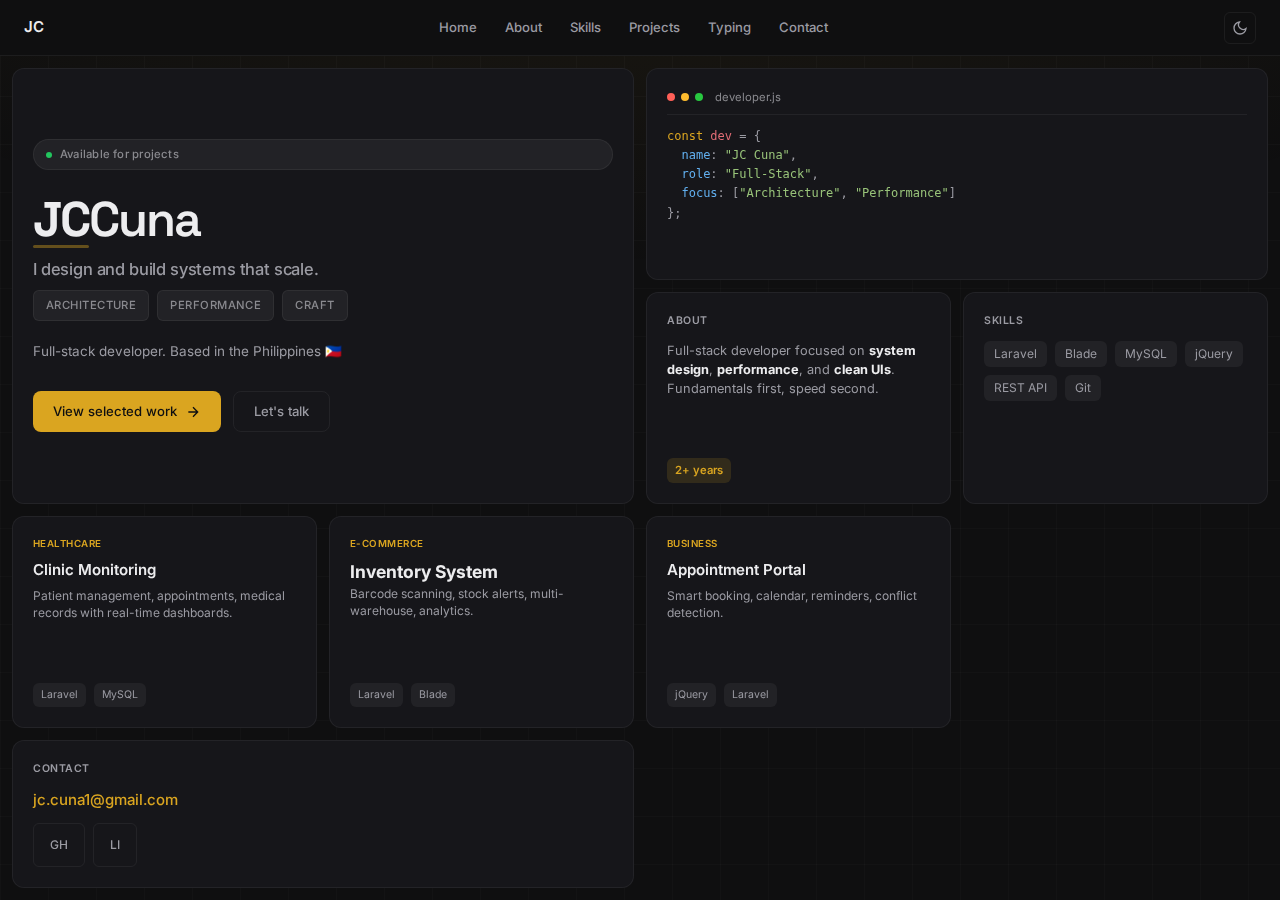
<file: index.html>
<!DOCTYPE html>
<html lang="en" data-theme="dark">
<head>
    <meta charset="UTF-8">
    <meta name="viewport" content="width=device-width, initial-scale=1.0">
    <title>JC Cuna | Full-Stack Web Developer</title>
    <meta name="description" content="Full-stack web developer from the Philippines specializing in system design, performance, and clean user interfaces.">
    <link rel="stylesheet" href="styles.css">
    <link rel="preconnect" href="https://fonts.googleapis.com">
    <link rel="preconnect" href="https://fonts.gstatic.com" crossorigin>
    <link href="https://fonts.googleapis.com/css2?family=Inter:wght@300;400;500;600;700&family=Space+Grotesk:wght@500;600;700&display=swap" rel="stylesheet">
</head>
<body>
    <a href="#main-content" class="skip-link">Skip to main content</a>
    <!-- Navigation - Linear style -->
    <nav class="navbar" aria-label="Main navigation">
        <div class="nav-container">
            <a href="index.html" class="logo" aria-label="JC Cuna - Home">
                <span class="logo-text">JC</span>
            </a>
            <ul class="nav-links">
                <li><a href="index.html" class="nav-link active">Home</a></li>
                <li><a href="about.html" class="nav-link">About</a></li>
                <li><a href="skills.html" class="nav-link">Skills</a></li>
                <li><a href="projects.html" class="nav-link">Projects</a></li>
                <li><a href="typing.html" class="nav-link">Typing</a></li>
                <li><a href="contact.html" class="nav-link">Contact</a></li>
            </ul>
            <div class="nav-actions">
                <button class="mobile-menu-btn" id="mobileMenuBtn" aria-label="Toggle navigation menu" aria-expanded="false">
                    <span></span><span></span><span></span>
                </button>
                <button class="theme-toggle" id="themeToggle" aria-label="Toggle dark and light theme">
                    <svg class="sun-icon" xmlns="http://www.w3.org/2000/svg" width="16" height="16" viewBox="0 0 24 24" fill="none" stroke="currentColor" stroke-width="2" aria-hidden="true"><circle cx="12" cy="12" r="5"></circle><line x1="12" y1="1" x2="12" y2="3"></line><line x1="12" y1="21" x2="12" y2="23"></line><line x1="4.22" y1="4.22" x2="5.64" y2="5.64"></line><line x1="18.36" y1="18.36" x2="19.78" y2="19.78"></line><line x1="1" y1="12" x2="3" y2="12"></line><line x1="21" y1="12" x2="23" y2="12"></line><line x1="4.22" y1="19.78" x2="5.64" y2="18.36"></line><line x1="18.36" y1="5.64" x2="19.78" y2="4.22"></line></svg>
                    <svg class="moon-icon" xmlns="http://www.w3.org/2000/svg" width="16" height="16" viewBox="0 0 24 24" fill="none" stroke="currentColor" stroke-width="2" aria-hidden="true"><path d="M21 12.79A9 9 0 1 1 11.21 3 7 7 0 0 0 21 12.79z"></path></svg>
                </button>
            </div>
        </div>
    </nav>

    <!-- Bento Grid - Single viewport, no scroll -->
    <main class="bento-page" id="main-content">
        <div class="bento-grid">
            <!-- Hero card - spans 2 cols -->
            <article class="bento-card bento-hero" id="hero" data-href="about.html">
                <div class="card-inner">
                    <span class="hero-status">
                        <span class="status-dot"></span>
                        Available for projects
                    </span>
                    <h1 class="hero-name">
                        <span class="name-first">JC</span><span class="name-last">Cuna</span>
                    </h1>
                    <p class="hero-tagline">I design and build systems that scale.</p>
                    <div class="hero-badges">
                        <span class="hero-badge">Architecture</span>
                        <span class="hero-badge">Performance</span>
                        <span class="hero-badge">Craft</span>
                    </div>
                    <p class="hero-desc">Full-stack developer. Based in the Philippines 🇵🇭</p>
                    <div class="hero-cta">
                        <a href="projects.html" class="btn btn-primary">
                            View selected work
                            <svg width="16" height="16" viewBox="0 0 24 24" fill="none" stroke="currentColor" stroke-width="2" aria-hidden="true"><path d="M5 12h14M12 5l7 7-7 7"/></svg>
                        </a>
                        <a href="contact.html" class="btn btn-secondary">Let's talk</a>
                    </div>
                </div>
            </article>

            <!-- Code snippet card -->
            <article class="bento-card bento-code" data-href="skills.html">
                <div class="card-inner">
                    <div class="code-header">
                        <div class="window-dots">
                            <span class="dot red"></span>
                            <span class="dot yellow"></span>
                            <span class="dot green"></span>
                        </div>
                        <span class="code-title">developer.js</span>
                    </div>
                    <pre class="code-block"><code><span class="kw">const</span> <span class="var">dev</span> = {
  <span class="prop">name</span>: <span class="str">"JC Cuna"</span>,
  <span class="prop">role</span>: <span class="str">"Full-Stack"</span>,
  <span class="prop">focus</span>: [<span class="str">"Architecture"</span>, <span class="str">"Performance"</span>]
};</code></pre>
                </div>
            </article>

            <!-- About card -->
            <article class="bento-card bento-about" id="about" data-href="about.html">
                <div class="card-inner">
                    <span class="card-label">About</span>
                    <p class="about-text">Full-stack developer focused on <strong>system design</strong>, <strong>performance</strong>, and <strong>clean UIs</strong>. Fundamentals first, speed second.</p>
                    <div class="exp-badge">2+ years</div>
                </div>
            </article>

            <!-- Skills card -->
            <article class="bento-card bento-skills" id="skills" data-href="skills.html">
                <div class="card-inner">
                    <span class="card-label">Skills</span>
                    <div class="skills-compact">
                        <span>Laravel</span>
                        <span>Blade</span>
                        <span>MySQL</span>
                        <span>jQuery</span>
                        <span>REST API</span>
                        <span>Git</span>
                    </div>
                </div>
            </article>

            <!-- Project 1 -->
            <article class="bento-card bento-project" id="projects" data-href="projects.html">
                <div class="card-inner">
                    <span class="project-tag">Healthcare</span>
                    <h2 class="project-title">Clinic Monitoring</h2>
                    <p>Patient management, appointments, medical records with real-time dashboards.</p>
                    <div class="project-tech"><span>Laravel</span><span>MySQL</span></div>
                </div>
            </article>

            <!-- Project 2 -->
            <article class="bento-card bento-project" data-href="projects.html">
                <div class="card-inner">
                    <span class="project-tag">E-Commerce</span>
                    <h3>Inventory System</h3>
                    <p>Barcode scanning, stock alerts, multi-warehouse, analytics.</p>
                    <div class="project-tech"><span>Laravel</span><span>Blade</span></div>
                </div>
            </article>

            <!-- Project 3 -->
            <article class="bento-card bento-project" data-href="projects.html">
                <div class="card-inner">
                    <span class="project-tag">Business</span>
                    <h2 class="project-title">Appointment Portal</h2>
                    <p>Smart booking, calendar, reminders, conflict detection.</p>
                    <div class="project-tech"><span>jQuery</span><span>Laravel</span></div>
                </div>
            </article>

            <!-- Contact card -->
            <article class="bento-card bento-contact" id="contact" data-href="contact.html">
                <div class="card-inner">
                    <span class="card-label">Contact</span>
                    <a href="mailto:jc.cuna1@gmail.com" class="contact-email">jc.cuna1@gmail.com</a>
                    <div class="social-row">
                        <a href="#" class="social-link" aria-label="GitHub">GH</a>
                        <a href="#" class="social-link" aria-label="LinkedIn">LI</a>
                    </div>
                </div>
            </article>
        </div>
    </main>

    <script src="script.js"></script>
</body>
</html>
</file>
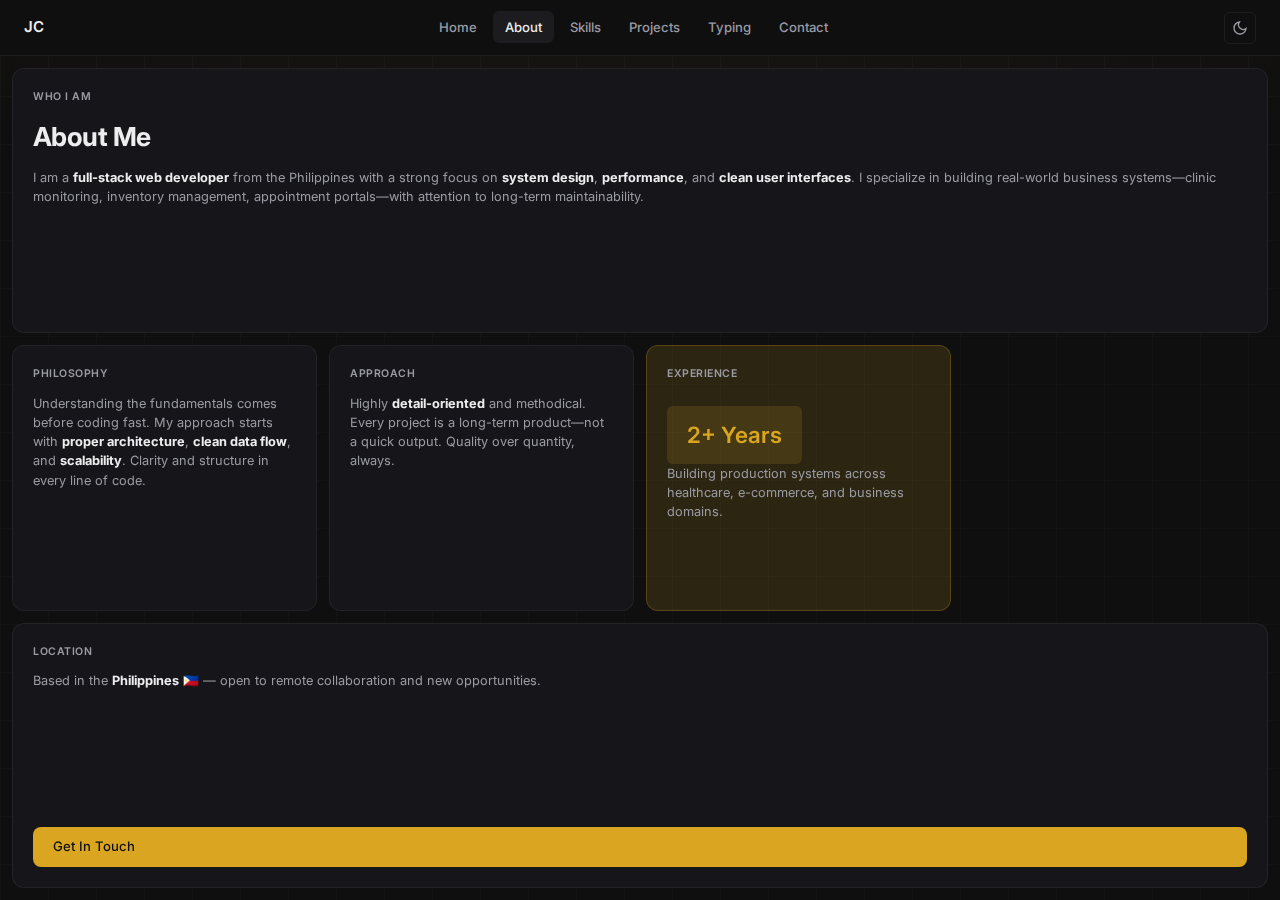
<file: about.html>
<!DOCTYPE html>
<html lang="en" data-theme="dark">
<head>
    <meta charset="UTF-8">
    <meta name="viewport" content="width=device-width, initial-scale=1.0">
    <title>About | JC Cuna - Full-Stack Developer</title>
    <meta name="description" content="Learn about JC Cuna, full-stack web developer from the Philippines.">
    <link rel="stylesheet" href="styles.css">
    <link rel="preconnect" href="https://fonts.googleapis.com">
    <link rel="preconnect" href="https://fonts.gstatic.com" crossorigin>
    <link href="https://fonts.googleapis.com/css2?family=Inter:wght@300;400;500;600;700&display=swap" rel="stylesheet">
</head>
<body class="page-about">
    <a href="#main-content" class="skip-link">Skip to main content</a>
    <nav class="navbar" aria-label="Main navigation">
        <div class="nav-container">
            <a href="index.html" class="logo" aria-label="JC Cuna - Home"><span class="logo-text">JC</span></a>
            <ul class="nav-links">
                <li><a href="index.html" class="nav-link">Home</a></li>
                <li><a href="about.html" class="nav-link active">About</a></li>
                <li><a href="skills.html" class="nav-link">Skills</a></li>
                <li><a href="projects.html" class="nav-link">Projects</a></li>
                <li><a href="typing.html" class="nav-link">Typing</a></li>
                <li><a href="contact.html" class="nav-link">Contact</a></li>
            </ul>
            <div class="nav-actions">
                <button class="mobile-menu-btn" id="mobileMenuBtn" aria-label="Toggle navigation menu" aria-expanded="false"><span></span><span></span><span></span></button>
                <button class="theme-toggle" id="themeToggle" aria-label="Toggle dark and light theme">
                    <svg class="sun-icon" aria-hidden="true" xmlns="http://www.w3.org/2000/svg" width="16" height="16" viewBox="0 0 24 24" fill="none" stroke="currentColor" stroke-width="2"><circle cx="12" cy="12" r="5"></circle><line x1="12" y1="1" x2="12" y2="3"></line><line x1="12" y1="21" x2="12" y2="23"></line><line x1="4.22" y1="4.22" x2="5.64" y2="5.64"></line><line x1="18.36" y1="18.36" x2="19.78" y2="19.78"></line><line x1="1" y1="12" x2="3" y2="12"></line><line x1="21" y1="12" x2="23" y2="12"></line><line x1="4.22" y1="19.78" x2="5.64" y2="18.36"></line><line x1="18.36" y1="5.64" x2="19.78" y2="4.22"></line></svg>
                    <svg class="moon-icon" aria-hidden="true" xmlns="http://www.w3.org/2000/svg" width="16" height="16" viewBox="0 0 24 24" fill="none" stroke="currentColor" stroke-width="2"><path d="M21 12.79A9 9 0 1 1 11.21 3 7 7 0 0 0 21 12.79z"></path></svg>
                </button>
            </div>
        </div>
    </nav>

    <main class="bento-page" id="main-content">
        <div class="bento-grid bento-grid-about">
            <article class="bento-card bento-card-wide">
                <div class="card-inner">
                    <span class="card-label">Who I Am</span>
                    <h1 class="page-title">About Me</h1>
                    <p class="about-text">I am a <strong>full-stack web developer</strong> from the Philippines with a strong focus on <strong>system design</strong>, <strong>performance</strong>, and <strong>clean user interfaces</strong>. I specialize in building real-world business systems—clinic monitoring, inventory management, appointment portals—with attention to long-term maintainability.</p>
                </div>
            </article>
            <article class="bento-card">
                <div class="card-inner">
                    <span class="card-label">Philosophy</span>
                    <p class="about-text">Understanding the fundamentals comes before coding fast. My approach starts with <strong>proper architecture</strong>, <strong>clean data flow</strong>, and <strong>scalability</strong>. Clarity and structure in every line of code.</p>
                </div>
            </article>
            <article class="bento-card">
                <div class="card-inner">
                    <span class="card-label">Approach</span>
                    <p class="about-text">Highly <strong>detail-oriented</strong> and methodical. Every project is a long-term product—not a quick output. Quality over quantity, always.</p>
                </div>
            </article>
            <article class="bento-card bento-card-highlight">
                <div class="card-inner">
                    <span class="card-label">Experience</span>
                    <div class="exp-badge exp-badge-large">2+ Years</div>
                    <p class="about-text">Building production systems across healthcare, e-commerce, and business domains.</p>
                </div>
            </article>
            <article class="bento-card bento-card-wide">
                <div class="card-inner">
                    <span class="card-label">Location</span>
                    <p class="about-text">Based in the <strong>Philippines</strong> 🇵🇭 — open to remote collaboration and new opportunities.</p>
                    <a href="contact.html" class="btn btn-primary" style="margin-top: 16px;">Get In Touch</a>
                </div>
            </article>
        </div>
    </main>

    <script src="script.js"></script>
</body>
</html>
</file>
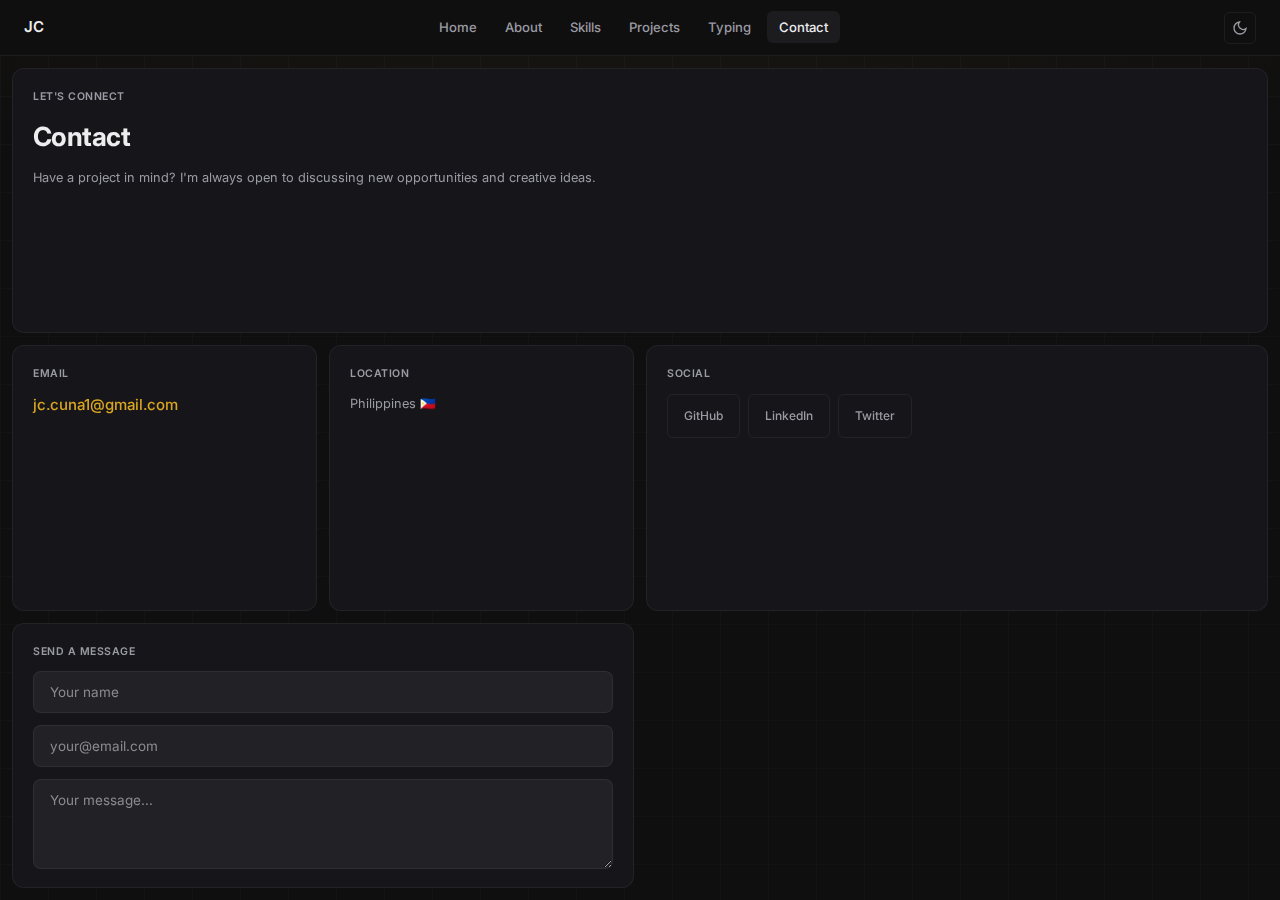
<file: contact.html>
<!DOCTYPE html>
<html lang="en" data-theme="dark">
<head>
    <meta charset="UTF-8">
    <meta name="viewport" content="width=device-width, initial-scale=1.0">
    <title>Contact | JC Cuna - Full-Stack Developer</title>
    <meta name="description" content="Get in touch with JC Cuna for projects and opportunities.">
    <link rel="stylesheet" href="styles.css">
    <link rel="preconnect" href="https://fonts.googleapis.com">
    <link rel="preconnect" href="https://fonts.gstatic.com" crossorigin>
    <link href="https://fonts.googleapis.com/css2?family=Inter:wght@300;400;500;600;700&display=swap" rel="stylesheet">
</head>
<body class="page-contact">
    <a href="#main-content" class="skip-link">Skip to main content</a>
    <nav class="navbar" aria-label="Main navigation">
        <div class="nav-container">
            <a href="index.html" class="logo" aria-label="JC Cuna - Home"><span class="logo-text">JC</span></a>
            <ul class="nav-links">
                <li><a href="index.html" class="nav-link">Home</a></li>
                <li><a href="about.html" class="nav-link">About</a></li>
                <li><a href="skills.html" class="nav-link">Skills</a></li>
                <li><a href="projects.html" class="nav-link">Projects</a></li>
                <li><a href="typing.html" class="nav-link">Typing</a></li>
                <li><a href="contact.html" class="nav-link active">Contact</a></li>
            </ul>
            <div class="nav-actions">
                <button class="mobile-menu-btn" id="mobileMenuBtn" aria-label="Toggle navigation menu" aria-expanded="false"><span></span><span></span><span></span></button>
                <button class="theme-toggle" id="themeToggle" aria-label="Toggle dark and light theme">
                    <svg class="sun-icon" aria-hidden="true" xmlns="http://www.w3.org/2000/svg" width="16" height="16" viewBox="0 0 24 24" fill="none" stroke="currentColor" stroke-width="2"><circle cx="12" cy="12" r="5"></circle><line x1="12" y1="1" x2="12" y2="3"></line><line x1="12" y1="21" x2="12" y2="23"></line><line x1="4.22" y1="4.22" x2="5.64" y2="5.64"></line><line x1="18.36" y1="18.36" x2="19.78" y2="19.78"></line><line x1="1" y1="12" x2="3" y2="12"></line><line x1="21" y1="12" x2="23" y2="12"></line><line x1="4.22" y1="19.78" x2="5.64" y2="18.36"></line><line x1="18.36" y1="5.64" x2="19.78" y2="4.22"></line></svg>
                    <svg class="moon-icon" aria-hidden="true" xmlns="http://www.w3.org/2000/svg" width="16" height="16" viewBox="0 0 24 24" fill="none" stroke="currentColor" stroke-width="2"><path d="M21 12.79A9 9 0 1 1 11.21 3 7 7 0 0 0 21 12.79z"></path></svg>
                </button>
            </div>
        </div>
    </nav>

    <main class="bento-page" id="main-content">
        <div class="bento-grid bento-grid-contact">
            <article class="bento-card bento-card-wide">
                <div class="card-inner">
                    <span class="card-label">Let's Connect</span>
                    <h1 class="page-title">Contact</h1>
                    <p class="about-text">Have a project in mind? I'm always open to discussing new opportunities and creative ideas.</p>
                </div>
            </article>
            <article class="bento-card">
                <div class="card-inner">
                    <span class="card-label">Email</span>
                    <a href="mailto:jc.cuna1@gmail.com" class="contact-email">jc.cuna1@gmail.com</a>
                </div>
            </article>
            <article class="bento-card">
                <div class="card-inner">
                    <span class="card-label">Location</span>
                    <p class="about-text">Philippines 🇵🇭</p>
                </div>
            </article>
            <article class="bento-card bento-card-wide">
                <div class="card-inner">
                    <span class="card-label">Social</span>
                    <div class="social-row">
                        <a href="#" class="social-link" aria-label="GitHub">GitHub</a>
                        <a href="#" class="social-link" aria-label="LinkedIn">LinkedIn</a>
                        <a href="#" class="social-link" aria-label="Twitter">Twitter</a>
                    </div>
                </div>
            </article>
            <article class="bento-card bento-card-form">
                <div class="card-inner">
                    <span class="card-label">Send a Message</span>
                    <form class="contact-form" id="contactForm">
                        <div class="form-group">
                            <label for="contact-name" class="visually-hidden">Your name</label>
                            <input type="text" id="contact-name" name="name" placeholder="Your name" required>
                        </div>
                        <div class="form-group">
                            <label for="contact-email" class="visually-hidden">Email address</label>
                            <input type="email" id="contact-email" name="email" placeholder="your@email.com" required>
                        </div>
                        <div class="form-group">
                            <label for="contact-message" class="visually-hidden">Your message</label>
                            <textarea id="contact-message" name="message" rows="4" placeholder="Your message..." required></textarea>
                        </div>
                        <button type="submit" class="btn btn-primary btn-submit">Send Message</button>
                    </form>
                </div>
            </article>
        </div>
    </main>

    <script src="script.js"></script>
</body>
</html>
</file>
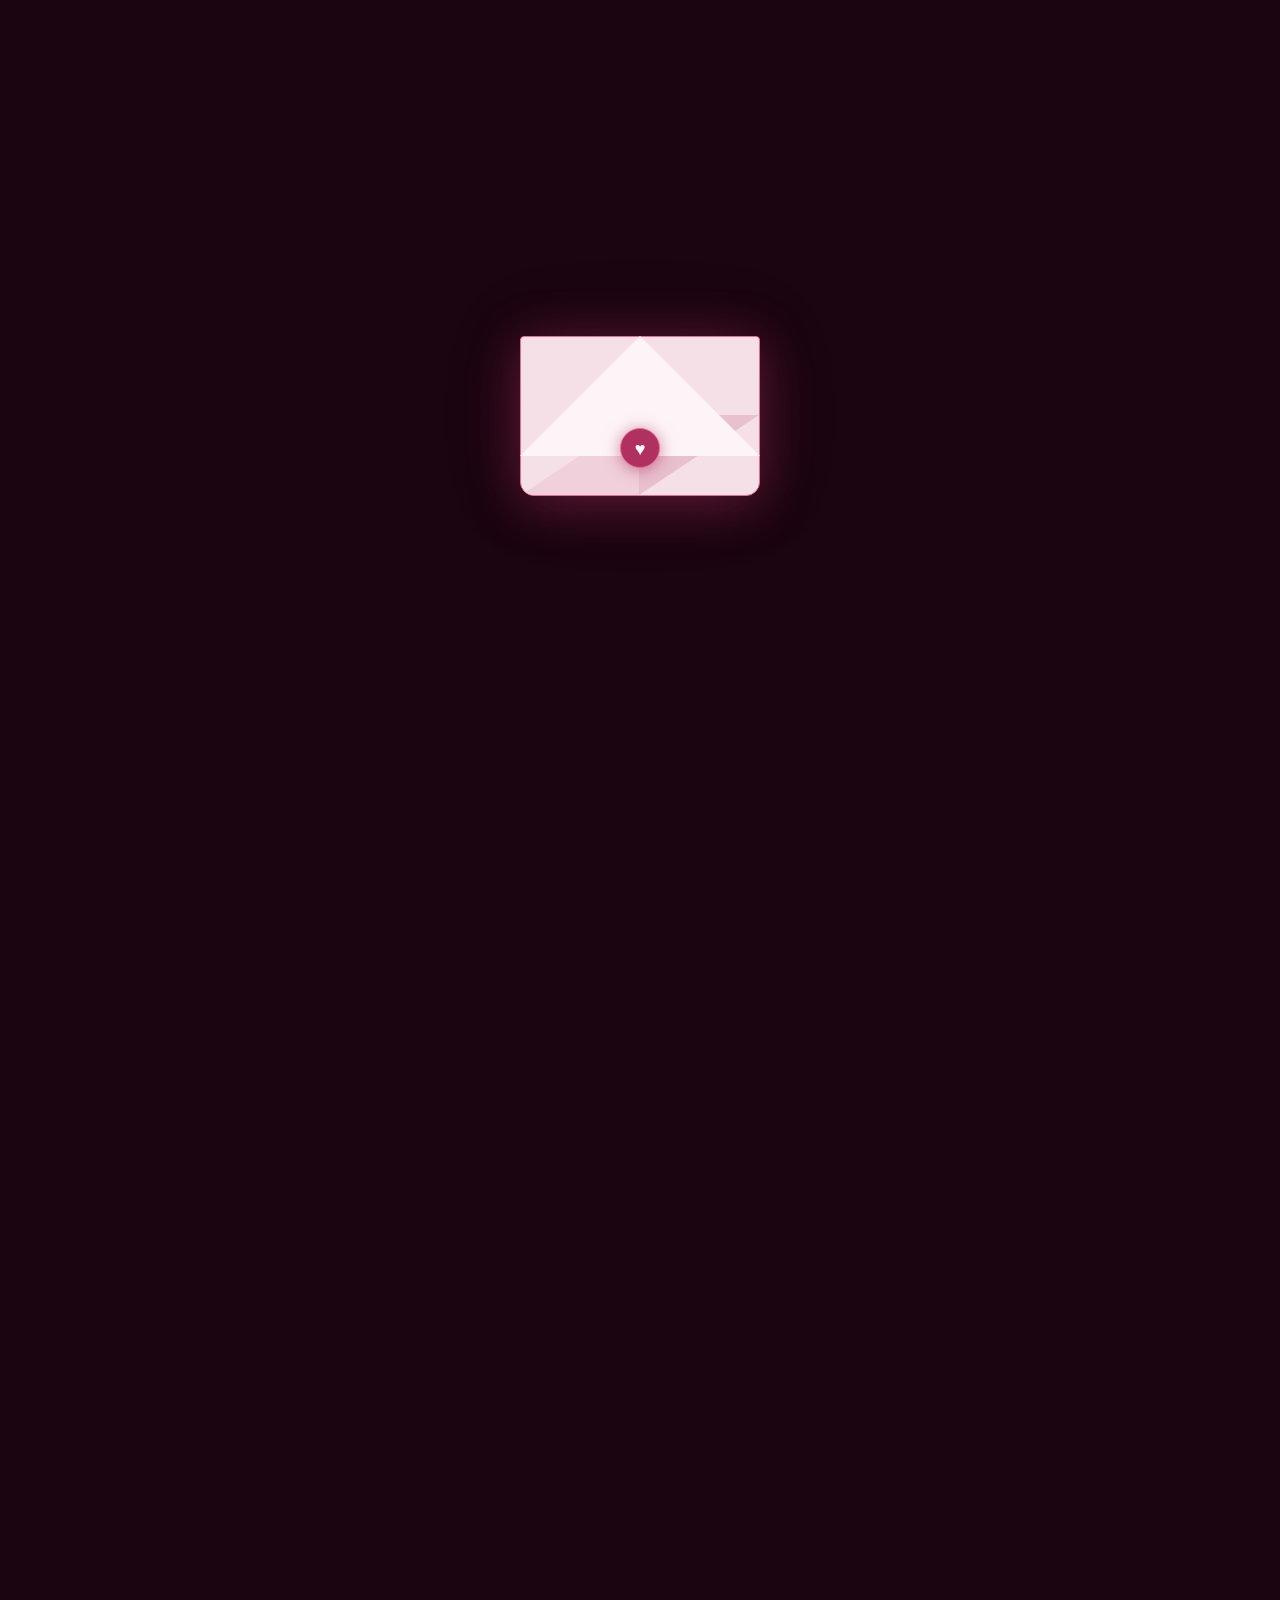
<file: moshi.html>
<!DOCTYPE html>
<html lang="en">
<head>
<meta charset="UTF-8">
<meta name="viewport" content="width=device-width, initial-scale=1.0">
<title>For Earleen Rose</title>
<link href="https://fonts.googleapis.com/css2?family=Cormorant+Garamond:ital,wght@0,300;0,400;0,600;1,300;1,400&family=EB+Garamond:ital,wght@0,400;1,400&family=Cinzel:wght@400;600&display=swap" rel="stylesheet">
<style>
  *, *::before, *::after { margin: 0; padding: 0; box-sizing: border-box; }

  :root {
    --ink: #1a0a10;
    --ink-light: #3d1f2b;
    --parchment: #fdf4f7;
    --parchment-dark: #f5e0e8;
    --gold: #c4627a;
    --gold-light: #e08fa4;
    --rose: #b03060;
    --rose-light: #e07090;
    --cream: #fff5f8;
    --deep-bg: #1a0510;
    --pink-glow: #8b1a40;
  }

  html { scroll-behavior: smooth; }

  body {
    background-color: var(--deep-bg);
    min-height: 100vh;
    display: flex;
    flex-direction: column;
    align-items: center;
    justify-content: flex-start;
    font-family: 'EB Garamond', Georgia, serif;
    overflow-x: hidden;
  }

  /* Stars */
  .stars {
    position: fixed; top: 0; left: 0;
    width: 100%; height: 100%;
    pointer-events: none; z-index: 0; overflow: hidden;
  }
  .star {
    position: absolute; background: #ffb6c8; border-radius: 50%;
    animation: twinkle var(--d, 3s) ease-in-out infinite alternate;
  }
  @keyframes twinkle {
    from { opacity: 0.1; transform: scale(0.8); }
    to   { opacity: var(--mo, 0.7); transform: scale(1.2); }
  }

  /* Floating hearts */
  .hearts-container {
    position: fixed; top: 0; left: 0;
    width: 100%; height: 100%;
    pointer-events: none; z-index: 1; overflow: hidden;
  }
  .heart {
    position: absolute; top: -30px;
    opacity: 0;
    animation: floatHeart var(--fd, 9s) linear var(--fdelay, 0s) infinite;
    color: var(--rose-light);
    font-size: var(--fs, 12px);
  }
  @keyframes floatHeart {
    0%   { transform: translateY(-30px) rotate(0deg) translateX(0); opacity: 0; }
    10%  { opacity: 0.5; }
    90%  { opacity: 0.2; }
    100% { transform: translateY(110vh) rotate(360deg) translateX(var(--fx, 40px)); opacity: 0; }
  }

  /* Pink ambient glow behind paper */
  .glow-bg {
    position: fixed;
    top: 50%; left: 50%;
    transform: translate(-50%, -50%);
    width: 600px; height: 600px;
    background: radial-gradient(ellipse, rgba(180,40,90,0.18) 0%, transparent 70%);
    pointer-events: none;
    z-index: 1;
  }

  /* Envelope */
  .envelope-screen {
    position: fixed; inset: 0; z-index: 100;
    display: flex; flex-direction: column;
    align-items: center; justify-content: center;
    background: var(--deep-bg);
    transition: opacity 1s ease, visibility 1s ease;
  }
  .envelope-screen.hidden {
    opacity: 0; visibility: hidden; pointer-events: none;
  }

  .envelope-wrap {
    position: relative; cursor: pointer;
    transition: transform 0.3s ease;
  }
  .envelope-wrap:hover { transform: scale(1.05); }
  .envelope-wrap:hover .env-lid { transform: rotateX(-160deg); }

  .envelope { width: 240px; height: 160px; position: relative; }

  .env-body {
    width: 240px; height: 160px;
    background: var(--parchment-dark);
    border-radius: 4px 4px 14px 14px;
    position: absolute; bottom: 0;
    border: 1px solid var(--rose-light);
    box-shadow: 0 8px 50px rgba(176,48,96,0.4), 0 0 80px rgba(176,48,96,0.15);
    overflow: hidden;
  }
  .env-body::before {
    content: ''; position: absolute; bottom: 0; left: 0;
    width: 0; height: 0; border-style: solid;
    border-width: 0 0 80px 120px;
    border-color: transparent transparent #f0d0da transparent;
  }
  .env-body::after {
    content: ''; position: absolute; bottom: 0; right: 0;
    width: 0; height: 0; border-style: solid;
    border-width: 80px 120px 0 0;
    border-color: #e8c0ce transparent transparent transparent;
  }

  .env-lid {
    width: 240px; height: 120px;
    position: absolute; top: 0;
    transform-origin: top center;
    transform: rotateX(0deg);
    transition: transform 0.6s cubic-bezier(0.4,0,0.2,1);
    z-index: 10;
  }
  .env-lid::before {
    content: ''; position: absolute;
    width: 0; height: 0; border-style: solid;
    border-width: 0 120px 120px 120px;
    border-color: transparent transparent var(--parchment) transparent;
  }

  .env-seal {
    position: absolute; top: 92px; left: 50%;
    transform: translateX(-50%); z-index: 20;
    width: 40px; height: 40px;
    background: var(--rose);
    border-radius: 50%;
    display: flex; align-items: center; justify-content: center;
    color: #fff; font-size: 18px;
    box-shadow: 0 2px 16px rgba(176,48,96,0.6);
    border: 1.5px solid var(--rose-light);
  }

  .envelope-title {
    margin-top: 0.5rem;
    font-family: 'Cormorant Garamond', serif;
    font-size: 1.4rem;
    font-style: italic;
    color: var(--rose-light);
    letter-spacing: 0.1em;
    opacity: 0;
    animation: fadeIn 1s ease 0.5s forwards;
  }

  .envelope-hint {
    margin-top: 1rem;
    color: rgba(224,143,164,0.6);
    font-family: 'Cormorant Garamond', serif;
    font-size: 0.9rem;
    font-style: italic;
    letter-spacing: 0.08em;
    opacity: 0;
    animation: fadeIn 1s ease 1.2s forwards;
  }

  @keyframes fadeIn { to { opacity: 1; } }

  /* Letter */
  .letter-container {
    position: relative; z-index: 2;
    width: 100%; max-width: 740px;
    padding: 3rem 1.5rem 6rem;
    opacity: 0; transform: translateY(30px);
    transition: opacity 1.2s ease, transform 1.2s ease;
  }
  .letter-container.visible { opacity: 1; transform: translateY(0); }

  .paper {
    background: var(--parchment);
    border-radius: 2px;
    padding: 4.5rem 4.5rem 5rem;
    position: relative;
    box-shadow:
      0 0 0 1px rgba(176,48,96,0.2),
      0 4px 8px rgba(0,0,0,0.15),
      0 24px 70px rgba(0,0,0,0.55),
      0 0 100px rgba(176,48,96,0.08),
      inset 0 0 60px rgba(224,112,144,0.04);
  }

  .paper::before {
    content: ''; position: absolute; inset: 0;
    background-image: repeating-linear-gradient(
      transparent, transparent 31px,
      rgba(176,48,96,0.07) 31px, rgba(176,48,96,0.07) 32px
    );
    background-position: 0 4.5rem;
    border-radius: 2px; pointer-events: none;
  }

  .paper::after {
    content: ''; position: absolute;
    top: 3.5rem; bottom: 3rem; left: 3.5rem;
    width: 1px; background: rgba(176,48,96,0.12);
  }

  .paper-inner { position: relative; z-index: 1; }

  .letter-header { text-align: right; margin-bottom: 2.5rem; }
  .letter-date {
    font-family: 'Cormorant Garamond', serif;
    font-size: 0.9rem; color: var(--ink-light);
    font-style: italic; letter-spacing: 0.05em;
  }

  .letter-ornament {
    text-align: center; margin: 0 0 2rem;
    color: var(--rose); font-size: 1.2rem;
    letter-spacing: 0.4em; opacity: 0.6;
  }

  .recipient-name {
    font-family: 'Cinzel', serif;
    font-size: 0.85rem; color: var(--rose);
    letter-spacing: 0.12em; margin-bottom: 2rem;
  }

  .letter-body p {
    font-family: 'EB Garamond', Georgia, serif;
    font-size: 1.15rem; line-height: 2;
    color: var(--ink); margin-bottom: 1.5rem;
    text-indent: 2rem;
  }

  .highlight { color: var(--rose); font-style: italic; }
  .gold-text { color: var(--gold); font-style: italic; }

  .drop-cap::first-letter {
    font-family: 'Cinzel', serif;
    font-size: 4rem; font-weight: 600;
    float: left; line-height: 0.78;
    padding-right: 0.12rem;
    color: var(--rose); text-indent: 0;
  }

  .divider {
    text-align: center; margin: 2rem 0;
    color: var(--rose-light); letter-spacing: 0.6em;
    opacity: 0.45; font-size: 0.75rem;
  }

  .closing { margin-top: 2.5rem; text-align: right; }
  .closing-word {
    font-family: 'Cormorant Garamond', serif;
    font-size: 1.05rem; color: var(--ink-light);
    font-style: italic; display: block; margin-bottom: 0.4rem;
  }
  .signature {
    font-family: 'Cormorant Garamond', serif;
    font-size: 2.6rem; font-weight: 300;
    color: var(--rose); font-style: italic;
    line-height: 1.2; display: block;
  }

  .postscript {
    margin-top: 2.5rem;
    padding-top: 1.5rem;
    border-top: 1px solid rgba(176,48,96,0.18);
    font-family: 'Cormorant Garamond', serif;
    font-size: 0.95rem; font-style: italic;
    color: var(--ink-light); line-height: 1.8;
  }
  .postscript strong { color: var(--rose); font-weight: 600; }

  /* Counter */
  .counter-ribbon {
    position: relative; z-index: 2;
    margin: 2rem auto 0; max-width: 340px; text-align: center;
  }
  .counter-box {
    background: rgba(26,5,16,0.75);
    border: 1px solid rgba(176,48,96,0.45);
    border-radius: 4px; padding: 1.2rem 2rem;
    backdrop-filter: blur(10px);
    box-shadow: 0 0 30px rgba(176,48,96,0.15);
  }
  .counter-label {
    font-family: 'Cinzel', serif;
    font-size: 0.62rem; color: var(--rose-light);
    letter-spacing: 0.28em; text-transform: uppercase;
    display: block; margin-bottom: 0.5rem;
  }
  .counter-value {
    font-family: 'Cormorant Garamond', serif;
    font-size: 1.55rem; color: #fde8f0;
    font-style: italic; letter-spacing: 0.05em;
  }

  .footer-glow {
    position: relative; z-index: 2;
    text-align: center; padding: 3rem 0 2rem;
    color: rgba(176,48,96,0.35);
    font-family: 'Cormorant Garamond', serif;
    font-size: 0.85rem; font-style: italic; letter-spacing: 0.1em;
  }

  .reveal { opacity: 0; transform: translateY(20px); transition: opacity 0.8s ease, transform 0.8s ease; }
  .reveal.shown { opacity: 1; transform: translateY(0); }

  @media (max-width: 600px) {
    .paper { padding: 2.5rem 1.8rem 3.5rem; }
    .paper::after { display: none; }
    .letter-body p { font-size: 1.05rem; }
    .signature { font-size: 2rem; }
  }
</style>
</head>
<body>

<div class="stars" id="stars"></div>
<div class="hearts-container" id="hearts"></div>
<div class="glow-bg"></div>

<!-- Envelope -->
<div class="envelope-screen" id="envelopeScreen">
  <div class="envelope-wrap" id="envelopeWrap" onclick="openLetter()">
    <div class="envelope">
      <div class="env-lid"></div>
      <div class="env-body"></div>
      <div class="env-seal">♥</div>
    </div>
  </div>
  <p class="envelope-title">For Earleen Rose</p>
  <p class="envelope-hint">hover to open · click to read</p>
</div>

<!-- Letter -->
<div class="letter-container" id="letterContainer">

  <div class="paper reveal" id="paperReveal">
    <div class="paper-inner">

      <div class="letter-header">
        <span class="letter-date" id="letterDate"></span>
      </div>

      <div class="letter-ornament">— ✦ —</div>

      <div class="recipient-name">My dearest Earleen Rose,</div>

      <div class="letter-body">

        <p class="drop-cap">There is a kind of love that doesn't announce itself — it arrives quietly, like the first light of morning that you almost miss because you're still half asleep. That is how you came into my life. And now, <span class="highlight" id="yearsMonthsLater">one year and five months later</span>, I find myself waking every day in disbelief that someone as radiant as you chose to love someone like me.</p>

        <p>You carry your name beautifully — Earleen Rose — and I have come to believe it was no accident. You are soft and lovely like a rose in full bloom, but you have thorns too: a quiet strength, a fierce heart, a depth that the casual eye might miss entirely. <span class="gold-text">I have never wanted to miss a single thing about you.</span></p>

        <div class="divider">· · · ♥ · · ·</div>

        <p>The way your presence fills a room before you even speak. The warmth you carry so effortlessly — not just for me, but for everyone lucky enough to be near you. I notice how genuinely you feel things, how you love with intention, how you make ordinary moments feel like they deserve to be remembered. And I have been trying to remember all of them.</p>

        <p>On days when life felt heavy, you were the reason I kept going. Not because you fixed anything — but because being near you reminded me that <span class="highlight">beauty still exists, that gentleness is real, and that I am seen by someone whose seeing matters most to me.</span></p>

        <div class="divider">· · · ♥ · · ·</div>

        <p>So on this monthsary — our <span class="gold-text" id="yearsMonthsText"></span> — I do not simply want to celebrate how far we've come. I want to celebrate <span class="gold-text">you</span>. The way you love, the way you laugh, the way your name sounds when I say it and it still feels like poetry. You are my favorite poem, Earleen Rose. One I will never stop reading.</p>

        <p>I choose you again today. I will choose you in every quiet Tuesday and every ordinary evening. You are not just my love — you are my home.</p>

      </div>

      <div class="closing">
        <span class="closing-word">Yours completely and always,</span>
        <span class="signature">JC</span>
      </div>

      <div class="postscript">
        <strong>P.S.</strong> — Your name has two beautiful words in it and somehow they still aren't enough to describe you. I love you. ♥
      </div>

    </div>
  </div>

  <!-- Counter -->
  <div class="counter-ribbon reveal" id="counterReveal">
    <div class="counter-box">
      <span class="counter-label">Together for</span>
      <span class="counter-value" id="togetherCount">calculating...</span>
    </div>
  </div>

  <div class="footer-glow reveal" id="footerReveal">
    Made with love by JC · just for Earleen Rose ♥
  </div>

</div>

<script>
  // Stars (pink tint)
  const starsEl = document.getElementById('stars');
  for (let i = 0; i < 130; i++) {
    const s = document.createElement('div');
    s.className = 'star';
    const size = Math.random() * 2 + 0.5;
    s.style.cssText = `width:${size}px;height:${size}px;left:${Math.random()*100}%;top:${Math.random()*100}%;--d:${(Math.random()*3+2).toFixed(1)}s;--mo:${(Math.random()*0.5+0.25).toFixed(2)};animation-delay:${(Math.random()*5).toFixed(1)}s;`;
    starsEl.appendChild(s);
  }

  // Floating hearts
  const heartsEl = document.getElementById('hearts');
  const heartSymbols = ['♥','♡','❤','✿'];
  for (let i = 0; i < 20; i++) {
    const h = document.createElement('div');
    h.className = 'heart';
    h.textContent = heartSymbols[Math.floor(Math.random()*heartSymbols.length)];
    h.style.cssText = `left:${Math.random()*100}%;--fd:${(Math.random()*9+6).toFixed(1)}s;--fdelay:${(Math.random()*12).toFixed(1)}s;--fx:${(Math.random()*100-50).toFixed(0)}px;--fs:${Math.floor(Math.random()*10+8)}px;`;
    heartsEl.appendChild(h);
  }

  // Date
  const now = new Date();
  const months = ['January','February','March','April','May','June','July','August','September','October','November','December'];
  document.getElementById('letterDate').textContent = `${months[now.getMonth()]} ${now.getDate()}, ${now.getFullYear()}`;

  // Counter — set your actual start date here: new Date(YEAR, MONTH-1, DAY)
  const startDate = new Date(2021, 9, 20); // October 20, 2021
  const words = ['','one','two','three','four','five','six','seven','eight','nine','ten','eleven','twelve','thirteen','fourteen','fifteen','sixteen','seventeen','eighteen','nineteen','twenty','twenty-one','twenty-two','twenty-three','twenty-four','twenty-five'];
  function numToWord(n) { return n < words.length ? words[n] : String(n); }
  function getYearsMonthsText() {
    const now = new Date();
    let months = (now.getFullYear() - startDate.getFullYear()) * 12 + (now.getMonth() - startDate.getMonth());
    if (now.getDate() < startDate.getDate()) months--;
    const y = Math.floor(months / 12), m = months % 12;
    if (y === 0) return m === 1 ? 'one month later' : numToWord(m) + ' months later';
    if (m === 0) return y === 1 ? 'one year later' : numToWord(y) + ' years later';
    const yStr = y === 1 ? 'one year' : numToWord(y) + ' years';
    const mStr = m === 1 ? 'one month' : numToWord(m) + ' months';
    return yStr + ' and ' + mStr + ' later';
  }
  function updateCounter() {
    const diff = Date.now() - startDate.getTime();
    const days  = Math.floor(diff / (1000*60*60*24));
    const hours = Math.floor((diff % (1000*60*60*24)) / (1000*60*60));
    const mins  = Math.floor((diff % (1000*60*60)) / (1000*60));
    const secs  = Math.floor((diff % (1000*60)) / 1000);
    document.getElementById('togetherCount').textContent = `${days}d · ${hours}h · ${mins}m · ${secs}s`;
    const ymEl = document.getElementById('yearsMonthsLater');
    if (ymEl) ymEl.textContent = getYearsMonthsText();
  }
  updateCounter();
  setInterval(updateCounter, 1000);

  // Open letter
  function openLetter() {
    document.getElementById('envelopeScreen').classList.add('hidden');
    setTimeout(() => {
      document.getElementById('letterContainer').classList.add('visible');
      setTimeout(() => {
        document.getElementById('paperReveal').classList.add('shown');
        setTimeout(() => document.getElementById('counterReveal').classList.add('shown'), 600);
        setTimeout(() => document.getElementById('footerReveal').classList.add('shown'), 900);
      }, 300);
    }, 800);
  }
</script>
</body>
</html>
</file>
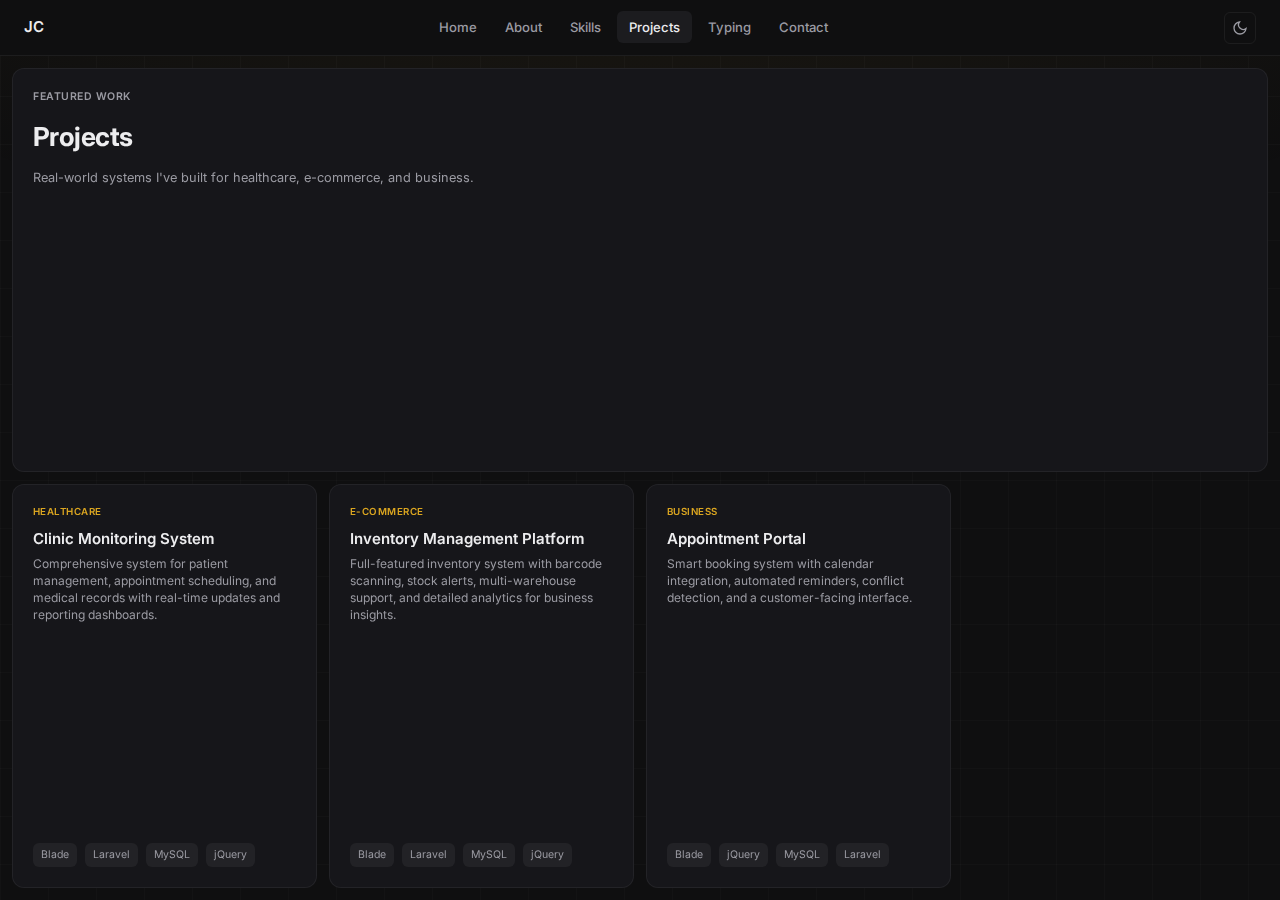
<file: projects.html>
<!DOCTYPE html>
<html lang="en" data-theme="dark">
<head>
    <meta charset="UTF-8">
    <meta name="viewport" content="width=device-width, initial-scale=1.0">
    <title>Projects | JC Cuna - Full-Stack Developer</title>
    <meta name="description" content="Featured projects by JC Cuna - clinic systems, inventory, appointments.">
    <link rel="stylesheet" href="styles.css">
    <link rel="preconnect" href="https://fonts.googleapis.com">
    <link rel="preconnect" href="https://fonts.gstatic.com" crossorigin>
    <link href="https://fonts.googleapis.com/css2?family=Inter:wght@300;400;500;600;700&display=swap" rel="stylesheet">
</head>
<body class="page-projects">
    <a href="#main-content" class="skip-link">Skip to main content</a>
    <nav class="navbar" aria-label="Main navigation">
        <div class="nav-container">
            <a href="index.html" class="logo" aria-label="JC Cuna - Home"><span class="logo-text">JC</span></a>
            <ul class="nav-links">
                <li><a href="index.html" class="nav-link">Home</a></li>
                <li><a href="about.html" class="nav-link">About</a></li>
                <li><a href="skills.html" class="nav-link">Skills</a></li>
                <li><a href="projects.html" class="nav-link active">Projects</a></li>
                <li><a href="typing.html" class="nav-link">Typing</a></li>
                <li><a href="contact.html" class="nav-link">Contact</a></li>
            </ul>
            <div class="nav-actions">
                <button class="mobile-menu-btn" id="mobileMenuBtn" aria-label="Toggle navigation menu" aria-expanded="false"><span></span><span></span><span></span></button>
                <button class="theme-toggle" id="themeToggle" aria-label="Toggle dark and light theme">
                    <svg class="sun-icon" aria-hidden="true" xmlns="http://www.w3.org/2000/svg" width="16" height="16" viewBox="0 0 24 24" fill="none" stroke="currentColor" stroke-width="2"><circle cx="12" cy="12" r="5"></circle><line x1="12" y1="1" x2="12" y2="3"></line><line x1="12" y1="21" x2="12" y2="23"></line><line x1="4.22" y1="4.22" x2="5.64" y2="5.64"></line><line x1="18.36" y1="18.36" x2="19.78" y2="19.78"></line><line x1="1" y1="12" x2="3" y2="12"></line><line x1="21" y1="12" x2="23" y2="12"></line><line x1="4.22" y1="19.78" x2="5.64" y2="18.36"></line><line x1="18.36" y1="5.64" x2="19.78" y2="4.22"></line></svg>
                    <svg class="moon-icon" aria-hidden="true" xmlns="http://www.w3.org/2000/svg" width="16" height="16" viewBox="0 0 24 24" fill="none" stroke="currentColor" stroke-width="2"><path d="M21 12.79A9 9 0 1 1 11.21 3 7 7 0 0 0 21 12.79z"></path></svg>
                </button>
            </div>
        </div>
    </nav>

    <main class="bento-page" id="main-content">
        <div class="bento-grid bento-grid-projects">
            <article class="bento-card bento-card-wide">
                <div class="card-inner">
                    <span class="card-label">Featured Work</span>
                    <h1 class="page-title">Projects</h1>
                    <p class="about-text">Real-world systems I've built for healthcare, e-commerce, and business.</p>
                </div>
            </article>
            <article class="bento-card bento-project">
                <div class="card-inner">
                    <span class="project-tag">Healthcare</span>
                    <h2 class="project-title">Clinic Monitoring System</h2>
                    <p>Comprehensive system for patient management, appointment scheduling, and medical records with real-time updates and reporting dashboards.</p>
                    <div class="project-tech"><span>Blade</span><span>Laravel</span><span>MySQL</span><span>jQuery</span></div>
                </div>
            </article>
            <article class="bento-card bento-project">
                <div class="card-inner">
                    <span class="project-tag">E-Commerce</span>
                    <h2 class="project-title">Inventory Management Platform</h2>
                    <p>Full-featured inventory system with barcode scanning, stock alerts, multi-warehouse support, and detailed analytics for business insights.</p>
                    <div class="project-tech"><span>Blade</span><span>Laravel</span><span>MySQL</span><span>jQuery</span></div>
                </div>
            </article>
            <article class="bento-card bento-project">
                <div class="card-inner">
                    <span class="project-tag">Business</span>
                    <h2 class="project-title">Appointment Portal</h2>
                    <p>Smart booking system with calendar integration, automated reminders, conflict detection, and a customer-facing interface.</p>
                    <div class="project-tech"><span>Blade</span><span>jQuery</span><span>MySQL</span><span>Laravel</span></div>
                </div>
            </article>
        </div>
    </main>

    <script src="script.js"></script>
</body>
</html>
</file>
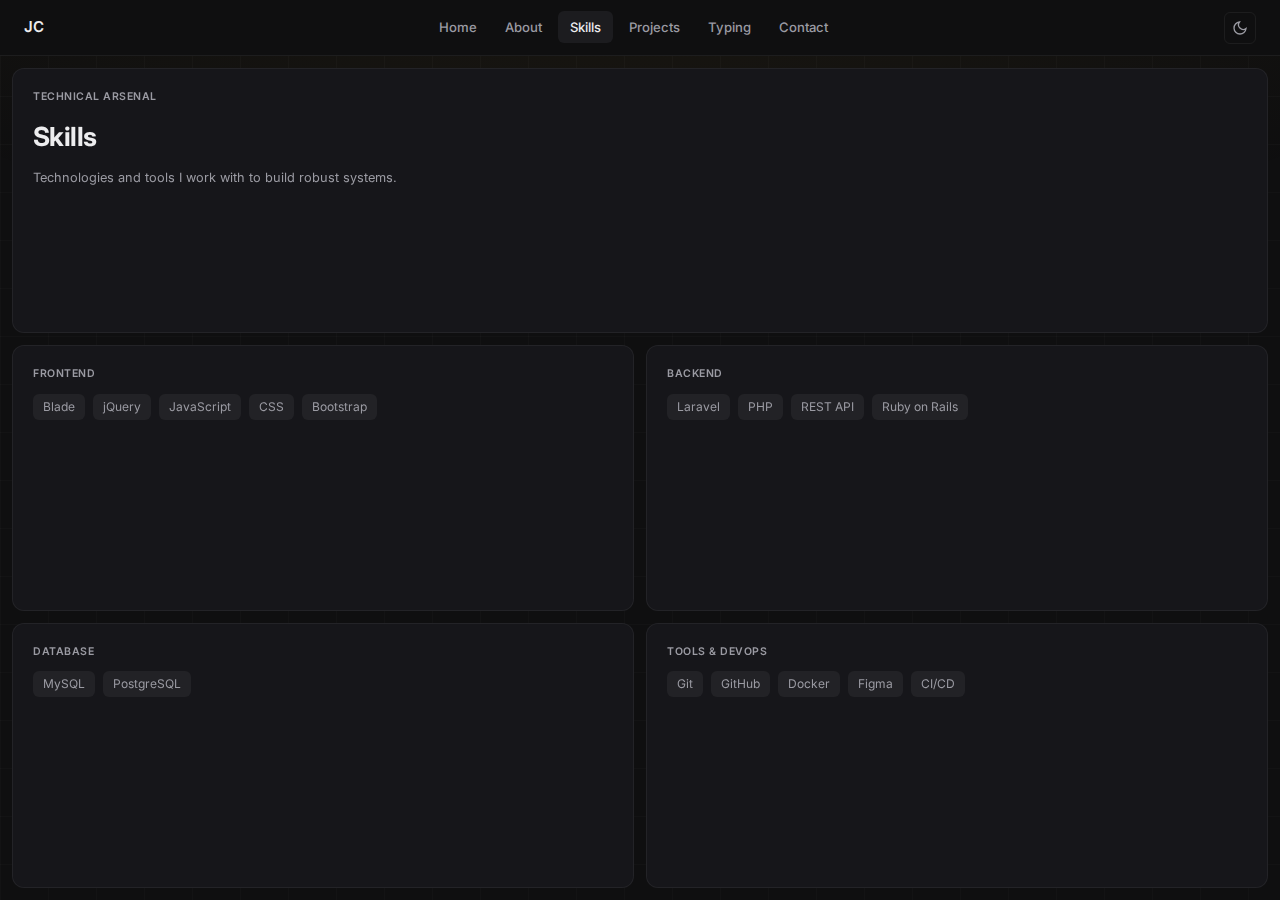
<file: skills.html>
<!DOCTYPE html>
<html lang="en" data-theme="dark">
<head>
    <meta charset="UTF-8">
    <meta name="viewport" content="width=device-width, initial-scale=1.0">
    <title>Skills | JC Cuna - Full-Stack Developer</title>
    <meta name="description" content="Technical skills and technologies used by JC Cuna.">
    <link rel="stylesheet" href="styles.css">
    <link rel="preconnect" href="https://fonts.googleapis.com">
    <link rel="preconnect" href="https://fonts.gstatic.com" crossorigin>
    <link href="https://fonts.googleapis.com/css2?family=Inter:wght@300;400;500;600;700&display=swap" rel="stylesheet">
</head>
<body class="page-skills">
    <a href="#main-content" class="skip-link">Skip to main content</a>
    <nav class="navbar" aria-label="Main navigation">
        <div class="nav-container">
            <a href="index.html" class="logo" aria-label="JC Cuna - Home"><span class="logo-text">JC</span></a>
            <ul class="nav-links">
                <li><a href="index.html" class="nav-link">Home</a></li>
                <li><a href="about.html" class="nav-link">About</a></li>
                <li><a href="skills.html" class="nav-link active">Skills</a></li>
                <li><a href="projects.html" class="nav-link">Projects</a></li>
                <li><a href="typing.html" class="nav-link">Typing</a></li>
                <li><a href="contact.html" class="nav-link">Contact</a></li>
            </ul>
            <div class="nav-actions">
                <button class="mobile-menu-btn" id="mobileMenuBtn" aria-label="Toggle navigation menu" aria-expanded="false"><span></span><span></span><span></span></button>
                <button class="theme-toggle" id="themeToggle" aria-label="Toggle dark and light theme">
                    <svg class="sun-icon" aria-hidden="true" xmlns="http://www.w3.org/2000/svg" width="16" height="16" viewBox="0 0 24 24" fill="none" stroke="currentColor" stroke-width="2"><circle cx="12" cy="12" r="5"></circle><line x1="12" y1="1" x2="12" y2="3"></line><line x1="12" y1="21" x2="12" y2="23"></line><line x1="4.22" y1="4.22" x2="5.64" y2="5.64"></line><line x1="18.36" y1="18.36" x2="19.78" y2="19.78"></line><line x1="1" y1="12" x2="3" y2="12"></line><line x1="21" y1="12" x2="23" y2="12"></line><line x1="4.22" y1="19.78" x2="5.64" y2="18.36"></line><line x1="18.36" y1="5.64" x2="19.78" y2="4.22"></line></svg>
                    <svg class="moon-icon" aria-hidden="true" xmlns="http://www.w3.org/2000/svg" width="16" height="16" viewBox="0 0 24 24" fill="none" stroke="currentColor" stroke-width="2"><path d="M21 12.79A9 9 0 1 1 11.21 3 7 7 0 0 0 21 12.79z"></path></svg>
                </button>
            </div>
        </div>
    </nav>

    <main class="bento-page" id="main-content">
        <div class="bento-grid bento-grid-skills">
            <article class="bento-card bento-card-wide">
                <div class="card-inner">
                    <span class="card-label">Technical Arsenal</span>
                    <h1 class="page-title">Skills</h1>
                    <p class="about-text">Technologies and tools I work with to build robust systems.</p>
                </div>
            </article>
            <article class="bento-card">
                <div class="card-inner">
                    <span class="card-label">Frontend</span>
                    <div class="skills-compact">
                        <span>Blade</span><span>jQuery</span><span>JavaScript</span><span>CSS</span><span>Bootstrap</span>
                    </div>
                </div>
            </article>
            <article class="bento-card">
                <div class="card-inner">
                    <span class="card-label">Backend</span>
                    <div class="skills-compact">
                        <span>Laravel</span><span>PHP</span><span>REST API</span><span>Ruby on Rails</span>
                    </div>
                </div>
            </article>
            <article class="bento-card">
                <div class="card-inner">
                    <span class="card-label">Database</span>
                    <div class="skills-compact">
                        <span>MySQL</span><span>PostgreSQL</span>
                    </div>
                </div>
            </article>
            <article class="bento-card">
                <div class="card-inner">
                    <span class="card-label">Tools & DevOps</span>
                    <div class="skills-compact">
                        <span>Git</span><span>GitHub</span><span>Docker</span><span>Figma</span><span>CI/CD</span>
                    </div>
                </div>
            </article>
        </div>
    </main>

    <script src="script.js"></script>
</body>
</html>
</file>
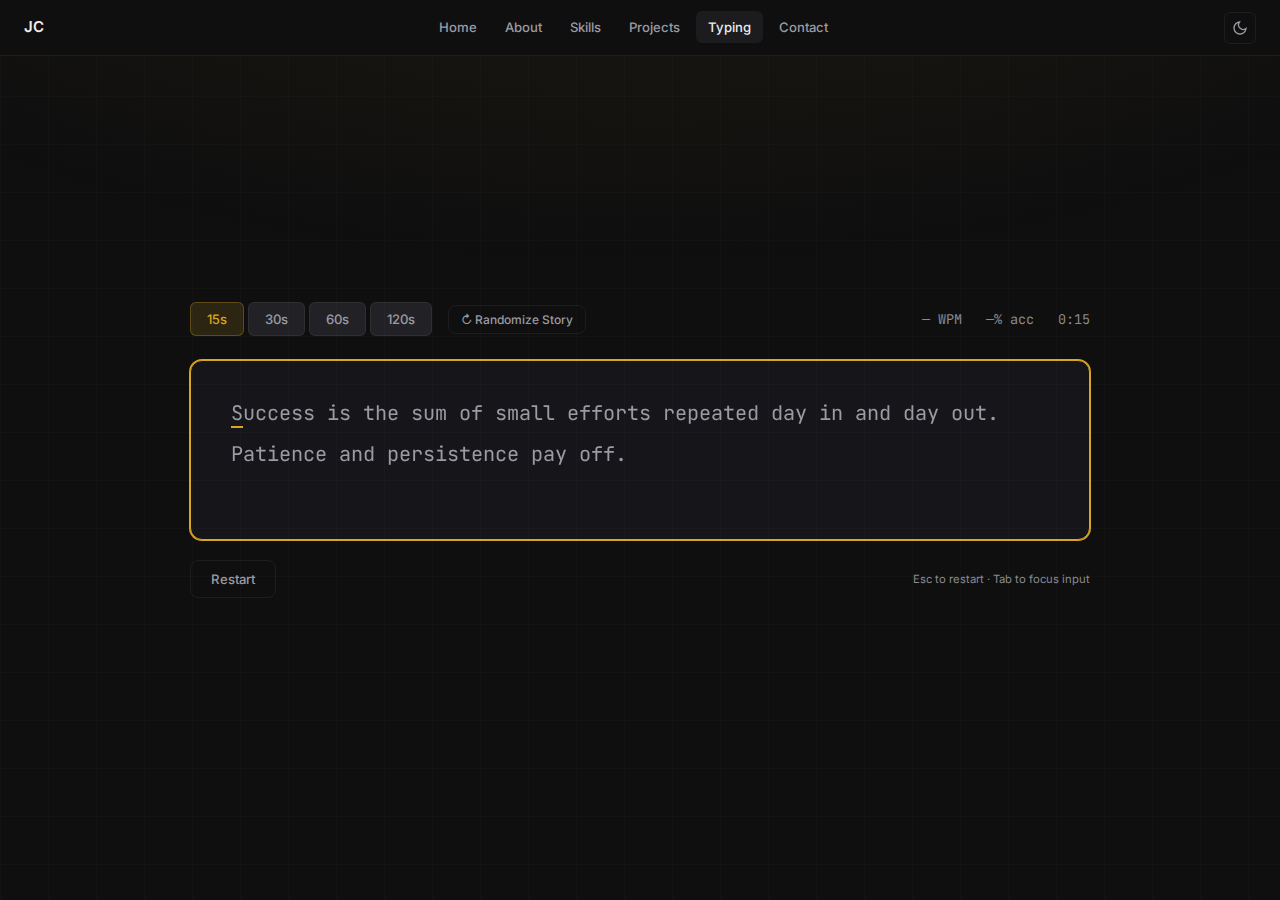
<file: typing.html>
<!DOCTYPE html>
<html lang="en" data-theme="dark">
<head>
    <meta charset="UTF-8">
    <meta name="viewport" content="width=device-width, initial-scale=1.0">
    <title>Typing Test | JC Cuna</title>
    <meta name="description" content="Type motivational stories and quotes - practice typing while getting inspired.">
    <link rel="stylesheet" href="styles.css">
    <link rel="preconnect" href="https://fonts.googleapis.com">
    <link rel="preconnect" href="https://fonts.gstatic.com" crossorigin>
    <link href="https://fonts.googleapis.com/css2?family=Inter:wght@300;400;500;600;700&family=JetBrains+Mono:wght@400;500&display=swap" rel="stylesheet">
</head>
<body class="page-typing">
    <a href="#main-content" class="skip-link">Skip to main content</a>
    <nav class="navbar" aria-label="Main navigation">
        <div class="nav-container">
            <a href="index.html" class="logo" aria-label="JC Cuna - Home"><span class="logo-text">JC</span></a>
            <ul class="nav-links">
                <li><a href="index.html" class="nav-link">Home</a></li>
                <li><a href="about.html" class="nav-link">About</a></li>
                <li><a href="skills.html" class="nav-link">Skills</a></li>
                <li><a href="projects.html" class="nav-link">Projects</a></li>
                <li><a href="typing.html" class="nav-link active">Typing</a></li>
                <li><a href="contact.html" class="nav-link">Contact</a></li>
            </ul>
            <div class="nav-actions">
                <button class="mobile-menu-btn" id="mobileMenuBtn" aria-label="Toggle navigation menu" aria-expanded="false"><span></span><span></span><span></span></button>
                <button class="theme-toggle" id="themeToggle" aria-label="Toggle dark and light theme">
                    <svg class="sun-icon" aria-hidden="true" xmlns="http://www.w3.org/2000/svg" width="16" height="16" viewBox="0 0 24 24" fill="none" stroke="currentColor" stroke-width="2"><circle cx="12" cy="12" r="5"></circle><line x1="12" y1="1" x2="12" y2="3"></line><line x1="12" y1="21" x2="12" y2="23"></line><line x1="4.22" y1="4.22" x2="5.64" y2="5.64"></line><line x1="18.36" y1="18.36" x2="19.78" y2="19.78"></line><line x1="1" y1="12" x2="3" y2="12"></line><line x1="21" y1="12" x2="23" y2="12"></line><line x1="4.22" y1="19.78" x2="5.64" y2="18.36"></line><line x1="18.36" y1="5.64" x2="19.78" y2="4.22"></line></svg>
                    <svg class="moon-icon" aria-hidden="true" xmlns="http://www.w3.org/2000/svg" width="16" height="16" viewBox="0 0 24 24" fill="none" stroke="currentColor" stroke-width="2"><path d="M21 12.79A9 9 0 1 1 11.21 3 7 7 0 0 0 21 12.79z"></path></svg>
                </button>
            </div>
        </div>
    </nav>

    <main class="typing-page" id="main-content">
        <div class="typing-container">
            <div class="typing-header">
                <div class="typing-controls">
                    <div class="typing-modes">
                        <button class="mode-btn active" data-time="15" aria-pressed="true">15s</button>
                        <button class="mode-btn" data-time="30" aria-pressed="false">30s</button>
                        <button class="mode-btn" data-time="60" aria-pressed="false">60s</button>
                        <button class="mode-btn" data-time="120" aria-pressed="false">120s</button>
                    </div>
                    <button class="btn btn-secondary btn-sm" id="randomizeBtn" aria-label="Get a new motivational story">↻ Randomize Story</button>
                </div>
                <div class="typing-stats">
                    <span class="stat" id="wpmStat">— WPM</span>
                    <span class="stat" id="accStat">—% acc</span>
                    <span class="stat" id="timerStat">0:00</span>
                </div>
            </div>

            <div class="typing-area" id="typingArea" role="region" aria-label="Typing test area">
                <div class="words-display" id="wordsDisplay"></div>
                <input type="text" class="typing-input" id="typingInput" autocomplete="off" autocorrect="off" autocapitalize="off" spellcheck="false" placeholder="Click here or press any key to start" tabindex="0" aria-label="Typing test input - type the words shown above">
            </div>

            <div class="typing-footer">
                <button class="btn btn-secondary" id="restartBtn">Restart</button>
                <p class="typing-hint">Esc to restart · Tab to focus input</p>
            </div>
        </div>

        <!-- Results overlay -->
        <div class="typing-results" id="resultsOverlay" role="dialog" aria-modal="true" aria-labelledby="results-title" aria-hidden="true">
            <div class="results-card">
                <h2 id="results-title">Test Complete</h2>
                <div class="results-grid">
                    <div class="result-item">
                        <span class="result-value" id="resultWpm">0</span>
                        <span class="result-label">WPM</span>
                    </div>
                    <div class="result-item">
                        <span class="result-value" id="resultAcc">0%</span>
                        <span class="result-label">Accuracy</span>
                    </div>
                    <div class="result-item">
                        <span class="result-value" id="resultRaw">0</span>
                        <span class="result-label">Raw WPM</span>
                    </div>
                </div>
                <button class="btn btn-primary" id="tryAgainBtn">Try Again</button>
            </div>
        </div>
    </main>

    <script src="script.js"></script>
    <script src="typing.js"></script>
</body>
</html>
</file>
<file: styles.css>
/* ========================================
   JC Cuna Portfolio - Linear.app Inspired Bento
   Single viewport, no scroll
   ======================================== */

:root {
    /* Linear dark theme */
    --bg-base: #0f0f10;
    --bg-elevated: #16161a;
    --bg-overlay: #1c1c1f;
    --bg-hover: #222226;
    
    --text-primary: #ededef;
    --text-secondary: #9b9ba3;
    --text-muted: #8a8a8f;
    
    --accent: #daa520;
    --accent-hover: #e6b82e;
    --accent-muted: rgba(218, 165, 32, 0.15);
    
    --border: 1px solid rgba(255, 255, 255, 0.06);
    --border-hover: 1px solid rgba(255, 255, 255, 0.12);
    --grid-line: rgba(255, 255, 255, 0.02);
    
    --radius-sm: 6px;
    --radius-md: 8px;
    --radius-lg: 12px;
    
    --font: 'Inter', -apple-system, BlinkMacSystemFont, 'Segoe UI', sans-serif;
    --nav-height: 56px;
    --gap: 12px;
    --pad: 20px;
}

[data-theme="light"] {
    --grid-line: rgba(0, 0, 0, 0.04);
    --bg-base: #f4f5f8;
    --bg-elevated: #ffffff;
    --bg-overlay: #ffffff;
    --bg-hover: #e8e9ec;
    
    --text-primary: #222326;
    --text-secondary: #5a5a62;
    --text-muted: #6e6e76;
    
    --accent: #daa520;
    --accent-hover: #b8860b;
    --accent-muted: rgba(218, 165, 32, 0.1);
    
    --border: 1px solid rgba(0, 0, 0, 0.06);
    --border-hover: 1px solid rgba(0, 0, 0, 0.12);
}

/* Reset */
*, *::before, *::after { margin: 0; padding: 0; box-sizing: border-box; }

html {
    font-size: 15px;
    scroll-behavior: smooth;
}

body {
    font-family: var(--font);
    background: var(--bg-base);
    color: var(--text-primary);
    line-height: 1.5;
    overflow: hidden;
    height: 100vh;
    transition: background 0.3s, color 0.3s;
}

/* Linear-style minimal grid background */
body::after {
    content: '';
    position: fixed;
    inset: 0;
    background-image:
        linear-gradient(var(--grid-line) 1px, transparent 1px),
        linear-gradient(90deg, var(--grid-line) 1px, transparent 1px);
    background-size: 48px 48px;
    pointer-events: none;
    z-index: 0;
}

/* Linear-style subtle gradient overlay */
body::before {
    content: '';
    position: fixed;
    inset: 0;
    background: radial-gradient(ellipse 80% 50% at 50% -20%, rgba(218, 165, 32, 0.08), transparent);
    pointer-events: none;
    z-index: 0;
}

a { text-decoration: none; color: inherit; }
button { font-family: inherit; cursor: pointer; border: none; background: none; }

/* Accessibility - Skip link & focus */
.skip-link {
    position: absolute;
    top: -100px;
    left: 24px;
    z-index: 1000;
    padding: 12px 20px;
    background: var(--accent);
    color: #0f0f10;
    font-weight: 600;
    font-size: 0.875rem;
    border-radius: var(--radius-md);
    transition: top 0.2s ease;
}
.skip-link:focus {
    top: 16px;
    outline: 2px solid var(--accent-hover);
    outline-offset: 2px;
}

.visually-hidden {
    position: absolute;
    width: 1px;
    height: 1px;
    padding: 0;
    margin: -1px;
    overflow: hidden;
    clip: rect(0, 0, 0, 0);
    white-space: nowrap;
    border: 0;
}

/* Focus visible for keyboard navigation */
a:focus-visible,
button:focus-visible {
    outline: 2px solid var(--accent);
    outline-offset: 2px;
}

/* Respect reduced motion */
@media (prefers-reduced-motion: reduce) {
    html { scroll-behavior: auto; }
    *, *::before, *::after {
        animation-duration: 0.01ms !important;
        animation-iteration-count: 1 !important;
        transition-duration: 0.01ms !important;
    }
}

/* ========================================
   Navigation - Linear style
   ======================================== */

.navbar {
    position: fixed;
    top: 0;
    left: 0;
    right: 0;
    height: var(--nav-height);
    z-index: 100;
    background: var(--bg-base);
    border-bottom: var(--border);
    display: flex;
    align-items: center;
}

.nav-container {
    width: 100%;
    max-width: 1400px;
    margin: 0 auto;
    padding: 0 24px;
    display: flex;
    align-items: center;
    justify-content: space-between;
}

.logo {
    font-weight: 600;
    font-size: 1rem;
    color: var(--text-primary);
    letter-spacing: -0.02em;
}

.logo:hover { color: var(--accent); }

.nav-links {
    display: flex;
    list-style: none;
    gap: 4px;
}

.nav-link {
    padding: 8px 12px;
    font-size: 0.875rem;
    font-weight: 500;
    color: var(--text-secondary);
    border-radius: var(--radius-sm);
    transition: color 0.15s, background 0.15s;
}

.nav-link:hover {
    color: var(--text-primary);
    background: var(--bg-hover);
}

.nav-link.active {
    color: var(--text-primary);
    background: var(--bg-overlay);
}

.nav-actions { display: flex; align-items: center; gap: 8px; }

.theme-toggle {
    position: relative;
    width: 32px;
    height: 32px;
    border-radius: var(--radius-sm);
    display: flex;
    align-items: center;
    justify-content: center;
    color: var(--text-secondary);
    border: var(--border);
    transition: all 0.15s;
}

.theme-toggle:hover {
    color: var(--text-primary);
    background: var(--bg-hover);
}

.theme-toggle .sun-icon,
.theme-toggle .moon-icon { position: absolute; }

[data-theme="dark"] .theme-toggle .sun-icon { display: none; }
[data-theme="dark"] .theme-toggle .moon-icon { display: block; }
[data-theme="light"] .theme-toggle .sun-icon { display: block; }
[data-theme="light"] .theme-toggle .moon-icon { display: none; }

/* ========================================
   Bento Grid - Single viewport
   ======================================== */

.bento-page {
    position: relative;
    z-index: 1;
    padding-top: var(--nav-height);
    height: 100vh;
    overflow: hidden;
}

.bento-grid {
    display: grid;
    grid-template-columns: repeat(4, 1fr);
    grid-template-rows: repeat(3, 1fr);
    gap: var(--gap);
    padding: var(--gap);
    height: calc(100vh - var(--nav-height));
    max-width: 1400px;
    margin: 0 auto;
}

/* Bento card base */
.bento-card {
    position: relative;
    background: var(--bg-elevated);
    border: var(--border);
    border-radius: var(--radius-lg);
    padding: var(--pad);
    transition: border-color 0.2s, background 0.2s;
    overflow: hidden;
}

.bento-card:hover {
    border-color: var(--border-hover);
    background: var(--bg-overlay);
}

.card-inner {
    height: 100%;
    display: flex;
    flex-direction: column;
}

/* Grid placement */
.bento-hero {
    grid-column: span 2;
    grid-row: span 2;
}

.bento-code {
    grid-column: span 2;
}

.bento-about {
    grid-column: span 1;
}

.bento-skills {
    grid-column: span 1;
}

.bento-project {
    grid-column: span 1;
}

.bento-contact {
    grid-column: span 2;
}

/* Hero card */
.bento-hero .card-inner {
    justify-content: center;
}

.hero-status {
    display: inline-flex;
    align-items: center;
    gap: 8px;
    font-size: 0.75rem;
    font-weight: 500;
    color: var(--text-muted);
    letter-spacing: 0.02em;
    margin-bottom: 24px;
    padding: 6px 12px;
    background: var(--bg-hover);
    border-radius: 100px;
    border: var(--border);
}

.status-dot {
    width: 6px;
    height: 6px;
    border-radius: 50%;
    background: #22c55e;
    animation: pulse-dot 2s ease-in-out infinite;
}

@keyframes pulse-dot {
    0%, 100% { opacity: 1; transform: scale(1); }
    50% { opacity: 0.6; transform: scale(1.2); }
}

.hero-name {
    font-family: 'Space Grotesk', var(--font);
    font-size: 3.25rem;
    font-weight: 700;
    letter-spacing: -0.04em;
    line-height: 1.05;
    margin-bottom: 12px;
}

.name-first {
    color: var(--text-primary);
    position: relative;
}

.name-first::after {
    content: '';
    position: absolute;
    bottom: 2px;
    left: 0;
    width: 100%;
    height: 3px;
    background: var(--accent);
    opacity: 0.4;
    border-radius: 2px;
}

.name-last {
    color: var(--text-primary);
    font-weight: 600;
}

.hero-tagline {
    font-size: 1.1rem;
    color: var(--text-secondary);
    font-weight: 500;
    margin-bottom: 8px;
    letter-spacing: -0.01em;
}

.hero-badges {
    display: flex;
    flex-wrap: wrap;
    gap: 8px;
    margin-bottom: 20px;
}

.hero-badge {
    font-size: 0.75rem;
    font-weight: 500;
    letter-spacing: 0.04em;
    text-transform: uppercase;
    color: var(--text-muted);
    padding: 6px 12px;
    background: var(--bg-hover);
    border: var(--border);
    border-radius: var(--radius-sm);
    transition: border-color 0.2s, color 0.2s;
}

.hero-badge:hover {
    color: var(--text-secondary);
    border-color: var(--border-hover);
}

.hero-desc {
    font-size: 0.9rem;
    color: var(--text-secondary);
    line-height: 1.6;
    margin-bottom: 28px;
    max-width: 340px;
}

.hero-cta {
    display: flex;
    gap: 12px;
    flex-wrap: wrap;
}

.btn {
    padding: 10px 20px;
    font-size: 0.875rem;
    font-weight: 500;
    border-radius: var(--radius-md);
    transition: all 0.2s ease;
    display: inline-flex;
    align-items: center;
    gap: 8px;
}

.btn-primary {
    background: var(--accent);
    color: #0f0f10;
}

.btn-primary:hover {
    background: var(--accent-hover);
    transform: translateY(-1px);
}

.btn-primary svg {
    transition: transform 0.2s;
}

.btn-primary:hover svg {
    transform: translateX(2px);
}

.btn-secondary {
    background: transparent;
    color: var(--text-secondary);
    border: var(--border);
}

.btn-secondary:hover {
    color: var(--text-primary);
    border-color: var(--border-hover);
    background: var(--bg-hover);
}

/* Code card */
.bento-code .card-inner {
    justify-content: flex-start;
}

.code-header {
    display: flex;
    align-items: center;
    gap: 12px;
    margin-bottom: 12px;
    padding-bottom: 8px;
    border-bottom: var(--border);
}

.window-dots { display: flex; gap: 6px; }

.dot {
    width: 8px;
    height: 8px;
    border-radius: 50%;
}

.dot.red { background: #ff5f57; }
.dot.yellow { background: #febc2e; }
.dot.green { background: #28c840; }

.code-title {
    font-size: 0.75rem;
    color: var(--text-muted);
}

.code-block {
    font-family: 'SF Mono', 'Monaco', 'Consolas', monospace;
    font-size: 0.8rem;
    line-height: 1.6;
    color: var(--text-secondary);
    overflow: auto;
}

.code-block .kw { color: #daa520; }
.code-block .var { color: #e06c75; }
.code-block .prop { color: #61afef; }
.code-block .str { color: #98c379; }

[data-theme="light"] .code-block .kw { color: #b8860b; }
[data-theme="light"] .code-block .var { color: #dc2626; }
[data-theme="light"] .code-block .prop { color: #2563eb; }
[data-theme="light"] .code-block .str { color: #059669; }

/* About card */
.card-label {
    font-size: 0.7rem;
    font-weight: 600;
    text-transform: uppercase;
    letter-spacing: 0.05em;
    color: var(--text-secondary);
    margin-bottom: 12px;
}

.about-text {
    font-size: 0.85rem;
    color: var(--text-secondary);
    line-height: 1.5;
    flex: 1;
}

.about-text strong { color: var(--text-primary); }

.exp-badge {
    margin-top: 12px;
    font-size: 0.75rem;
    font-weight: 600;
    color: var(--accent);
    padding: 4px 8px;
    background: var(--accent-muted);
    border-radius: var(--radius-sm);
    width: fit-content;
}

/* Skills card */
.skills-compact {
    display: flex;
    flex-wrap: wrap;
    gap: 8px;
}

.skills-compact span {
    font-size: 0.8rem;
    color: var(--text-secondary);
    padding: 4px 10px;
    background: var(--bg-hover);
    border-radius: var(--radius-sm);
}

/* Project cards */
.project-tag {
    font-size: 0.65rem;
    font-weight: 600;
    text-transform: uppercase;
    letter-spacing: 0.05em;
    color: var(--accent);
    margin-bottom: 8px;
    display: block;
}

.bento-project h2,
.bento-project .project-title {
    font-size: 1rem;
    font-weight: 600;
    margin-bottom: 6px;
}

.bento-project p {
    font-size: 0.8rem;
    color: var(--text-secondary);
    line-height: 1.4;
    margin-bottom: 12px;
    flex: 1;
}

.project-tech {
    display: flex;
    gap: 8px;
    flex-wrap: wrap;
}

.project-tech span {
    font-size: 0.7rem;
    padding: 4px 8px;
    background: var(--bg-hover);
    border-radius: var(--radius-sm);
    color: var(--text-secondary);
}

/* Contact card */
.bento-contact .card-inner {
    justify-content: center;
}

.contact-email {
    font-size: 1rem;
    font-weight: 500;
    color: var(--accent);
    margin-bottom: 12px;
    transition: color 0.15s;
}

.contact-email:hover { color: var(--accent-hover); }

.social-row {
    display: flex;
    gap: 8px;
}

.social-link {
    font-size: 0.8rem;
    font-weight: 500;
    color: var(--text-secondary);
    padding: 10px 16px;
    min-height: 44px;
    min-width: 44px;
    display: inline-flex;
    align-items: center;
    justify-content: center;
    border-radius: var(--radius-sm);
    border: var(--border);
    transition: all 0.15s;
}

.social-link:hover {
    color: var(--text-primary);
    border-color: var(--border-hover);
}

/* ========================================
   Page-specific Bento Layouts
   ======================================== */

.page-title {
    font-size: 1.75rem;
    font-weight: 700;
    letter-spacing: -0.02em;
    margin-bottom: 12px;
}

.bento-card-wide {
    grid-column: span 2;
}

.bento-card-highlight {
    background: var(--accent-muted);
    border-color: rgba(218, 165, 32, 0.25);
}

.exp-badge-large {
    font-size: 1.5rem;
    padding: 12px 20px;
}

/* About page grid */
.bento-grid-about {
    grid-template-columns: repeat(4, 1fr);
    grid-template-rows: repeat(3, 1fr);
}

.bento-grid-about .bento-card-wide:first-child {
    grid-column: span 4;
}

.bento-grid-about .bento-card-wide:last-child {
    grid-column: span 4;
}

/* Skills page grid */
.bento-grid-skills {
    grid-template-columns: repeat(4, 1fr);
    grid-template-rows: repeat(3, 1fr);
}

.bento-grid-skills .bento-card-wide:first-child {
    grid-column: span 4;
}

.bento-grid-skills .bento-card:nth-child(2) { grid-column: span 2; }
.bento-grid-skills .bento-card:nth-child(3) { grid-column: span 2; }
.bento-grid-skills .bento-card:nth-child(4) { grid-column: span 2; }
.bento-grid-skills .bento-card:nth-child(5) { grid-column: span 2; }

/* Projects page grid */
.bento-grid-projects {
    grid-template-columns: repeat(4, 1fr);
    grid-template-rows: repeat(2, 1fr);
}

.bento-grid-projects .bento-card-wide:first-child {
    grid-column: span 4;
}

.bento-grid-projects .bento-project {
    grid-column: span 1;
}

/* Contact page grid */
.bento-grid-contact {
    grid-template-columns: repeat(4, 1fr);
    grid-template-rows: repeat(3, 1fr);
}

.bento-grid-contact .bento-card-wide:first-child {
    grid-column: span 4;
}

.bento-grid-contact .bento-card-wide:nth-child(4) {
    grid-column: span 2;
}

.bento-grid-contact .bento-card-form {
    grid-column: span 2;
}

/* Contact form */
.contact-form {
    display: flex;
    flex-direction: column;
    gap: 12px;
}

.contact-form .form-group input,
.contact-form .form-group textarea {
    width: 100%;
    padding: 12px 16px;
    font-family: inherit;
    font-size: 0.9rem;
    color: var(--text-primary);
    background: var(--bg-hover);
    border: var(--border);
    border-radius: var(--radius-md);
    transition: border-color 0.15s;
}

.contact-form .form-group input::placeholder,
.contact-form .form-group textarea::placeholder {
    color: var(--text-muted);
}

.contact-form .form-group input:focus,
.contact-form .form-group textarea:focus {
    border-color: var(--accent);
}

.contact-form .form-group input:focus-visible,
.contact-form .form-group textarea:focus-visible {
    outline: 2px solid var(--accent);
    outline-offset: 2px;
}

.btn-submit {
    margin-top: 4px;
}

/* ========================================
   Responsive - Stack on smaller screens
   ======================================== */

@media (max-width: 1024px) {
    .bento-grid {
        grid-template-columns: repeat(2, 1fr);
        grid-template-rows: auto;
        overflow-y: auto;
        height: auto;
        min-height: calc(100vh - var(--nav-height));
    }
    
    .bento-hero {
        grid-column: span 2;
        grid-row: span 1;
        min-height: 200px;
    }
    
    .bento-code {
        grid-column: span 2;
    }
    
    .bento-contact {
        grid-column: span 2;
    }
    
    /* Page-specific responsive */
    .bento-grid-about .bento-card-wide:first-child,
    .bento-grid-about .bento-card-wide:last-child,
    .bento-grid-skills .bento-card-wide:first-child,
    .bento-grid-projects .bento-card-wide:first-child,
    .bento-grid-contact .bento-card-wide:first-child,
    .bento-grid-contact .bento-card-wide:nth-child(4),
    .bento-grid-contact .bento-card-form {
        grid-column: span 2;
    }
    
    .bento-grid-skills .bento-card:nth-child(2),
    .bento-grid-skills .bento-card:nth-child(3),
    .bento-grid-skills .bento-card:nth-child(4),
    .bento-grid-skills .bento-card:nth-child(5) {
        grid-column: span 2;
    }
    
    body { overflow: auto; }
    .bento-page { overflow: auto; }
}

.mobile-menu-btn {
    display: none;
    flex-direction: column;
    gap: 5px;
    width: 32px;
    height: 32px;
    justify-content: center;
    align-items: center;
    border-radius: var(--radius-sm);
    border: var(--border);
    color: var(--text-secondary);
}

.mobile-menu-btn span {
    width: 14px;
    height: 2px;
    background: currentColor;
    border-radius: 1px;
}

/* ========================================
   Typing Game - MonkeyType style
   ======================================== */

.typing-page {
    padding-top: var(--nav-height);
    min-height: 100vh;
    display: flex;
    align-items: center;
    justify-content: center;
    padding: 24px;
}

.typing-container {
    width: 100%;
    max-width: 900px;
}

.typing-header {
    display: flex;
    justify-content: space-between;
    align-items: center;
    margin-bottom: 24px;
    flex-wrap: wrap;
    gap: 16px;
}

.typing-controls {
    display: flex;
    align-items: center;
    gap: 16px;
    flex-wrap: wrap;
}

.typing-modes {
    display: flex;
    gap: 4px;
}

.btn-sm {
    padding: 6px 12px;
    font-size: 0.8rem;
}

.mode-btn {
    padding: 8px 16px;
    font-size: 0.875rem;
    font-weight: 500;
    color: var(--text-secondary);
    background: var(--bg-hover);
    border: var(--border);
    border-radius: var(--radius-sm);
    transition: all 0.15s;
}

.mode-btn:hover {
    color: var(--text-primary);
    border-color: var(--border-hover);
}

.mode-btn.active {
    color: var(--accent);
    background: var(--accent-muted);
    border-color: rgba(218, 165, 32, 0.3);
}

.typing-stats {
    display: flex;
    gap: 24px;
    font-family: 'JetBrains Mono', monospace;
    font-size: 0.9rem;
    color: var(--text-secondary);
}

.typing-stats .stat { color: var(--text-muted); }

.typing-area {
    position: relative;
    background: var(--bg-elevated);
    border: var(--border);
    border-radius: var(--radius-lg);
    padding: 32px 40px;
    min-height: 180px;
}

.typing-area:focus-within {
    border-color: var(--accent);
    box-shadow: 0 0 0 1px var(--accent);
}

.words-display {
    font-family: 'JetBrains Mono', monospace;
    font-size: 1.35rem;
    line-height: 2;
    color: var(--text-secondary);
    user-select: none;
    min-height: 80px;
    max-height: 200px;
    overflow-y: auto;
}

.words-display .word {
    display: inline;
    margin-right: 0.35em;
}

.words-display .char {
    display: inline;
}

.words-display .char.correct {
    color: var(--text-primary);
}

.words-display .char.incorrect {
    color: #e06c75;
    background: rgba(224, 108, 117, 0.15);
    border-radius: 2px;
}

.words-display .char.current {
    border-bottom: 2px solid var(--accent);
    animation: cursor-pulse 0.8s ease-in-out infinite;
}

.words-display .char.current.incorrect {
    border-bottom-color: #e06c75;
}

@keyframes cursor-pulse {
    0%, 100% { opacity: 1; }
    50% { opacity: 0.6; }
}

.typing-input {
    position: absolute;
    left: -9999px;
    width: 1px;
    height: 1px;
    opacity: 0;
}

.typing-footer {
    margin-top: 20px;
    display: flex;
    align-items: center;
    justify-content: space-between;
    flex-wrap: wrap;
    gap: 12px;
}

.typing-hint {
    font-size: 0.75rem;
    color: var(--text-muted);
}

/* Results overlay */
.typing-results {
    position: fixed;
    inset: 0;
    background: rgba(0, 0, 0, 0.7);
    backdrop-filter: blur(4px);
    display: none;
    align-items: center;
    justify-content: center;
    z-index: 200;
    padding: 24px;
}

.typing-results.visible {
    display: flex;
    animation: fadeIn 0.2s ease;
}

@keyframes fadeIn {
    from { opacity: 0; }
    to { opacity: 1; }
}

.results-card {
    background: var(--bg-elevated);
    border: var(--border);
    border-radius: var(--radius-lg);
    padding: 40px;
    max-width: 400px;
    width: 100%;
    text-align: center;
}

.results-card h2 {
    font-size: 1.5rem;
    margin-bottom: 24px;
    color: var(--text-primary);
}

.results-grid {
    display: grid;
    grid-template-columns: repeat(3, 1fr);
    gap: 20px;
    margin-bottom: 28px;
}

.result-item {
    display: flex;
    flex-direction: column;
    gap: 4px;
}

.result-value {
    font-family: 'JetBrains Mono', monospace;
    font-size: 1.75rem;
    font-weight: 600;
    color: var(--accent);
}

.result-label {
    font-size: 0.75rem;
    color: var(--text-muted);
    text-transform: uppercase;
    letter-spacing: 0.05em;
}

body.page-typing {
    overflow: auto;
}

@media (max-width: 640px) {
    .bento-grid {
        grid-template-columns: 1fr;
    }
    
    .bento-hero,
    .bento-code,
    .bento-contact,
    .bento-card-wide,
    .bento-card-form {
        grid-column: span 1 !important;
    }
    
    .bento-grid-skills .bento-card:nth-child(2),
    .bento-grid-skills .bento-card:nth-child(3),
    .bento-grid-skills .bento-card:nth-child(4),
    .bento-grid-skills .bento-card:nth-child(5) {
        grid-column: span 1 !important;
    }
    
    .nav-links {
        position: fixed;
        top: var(--nav-height);
        left: 0;
        right: 0;
        background: var(--bg-elevated);
        border-bottom: var(--border);
        flex-direction: column;
        padding: 12px;
        gap: 4px;
        transform: translateY(-100%);
        opacity: 0;
        visibility: hidden;
        transition: all 0.2s;
    }
    
    .nav-links.active {
        transform: translateY(0);
        opacity: 1;
        visibility: visible;
    }
    
    .mobile-menu-btn { display: flex; }
    
    .hero-name { font-size: 2.5rem; }
}
</file>
